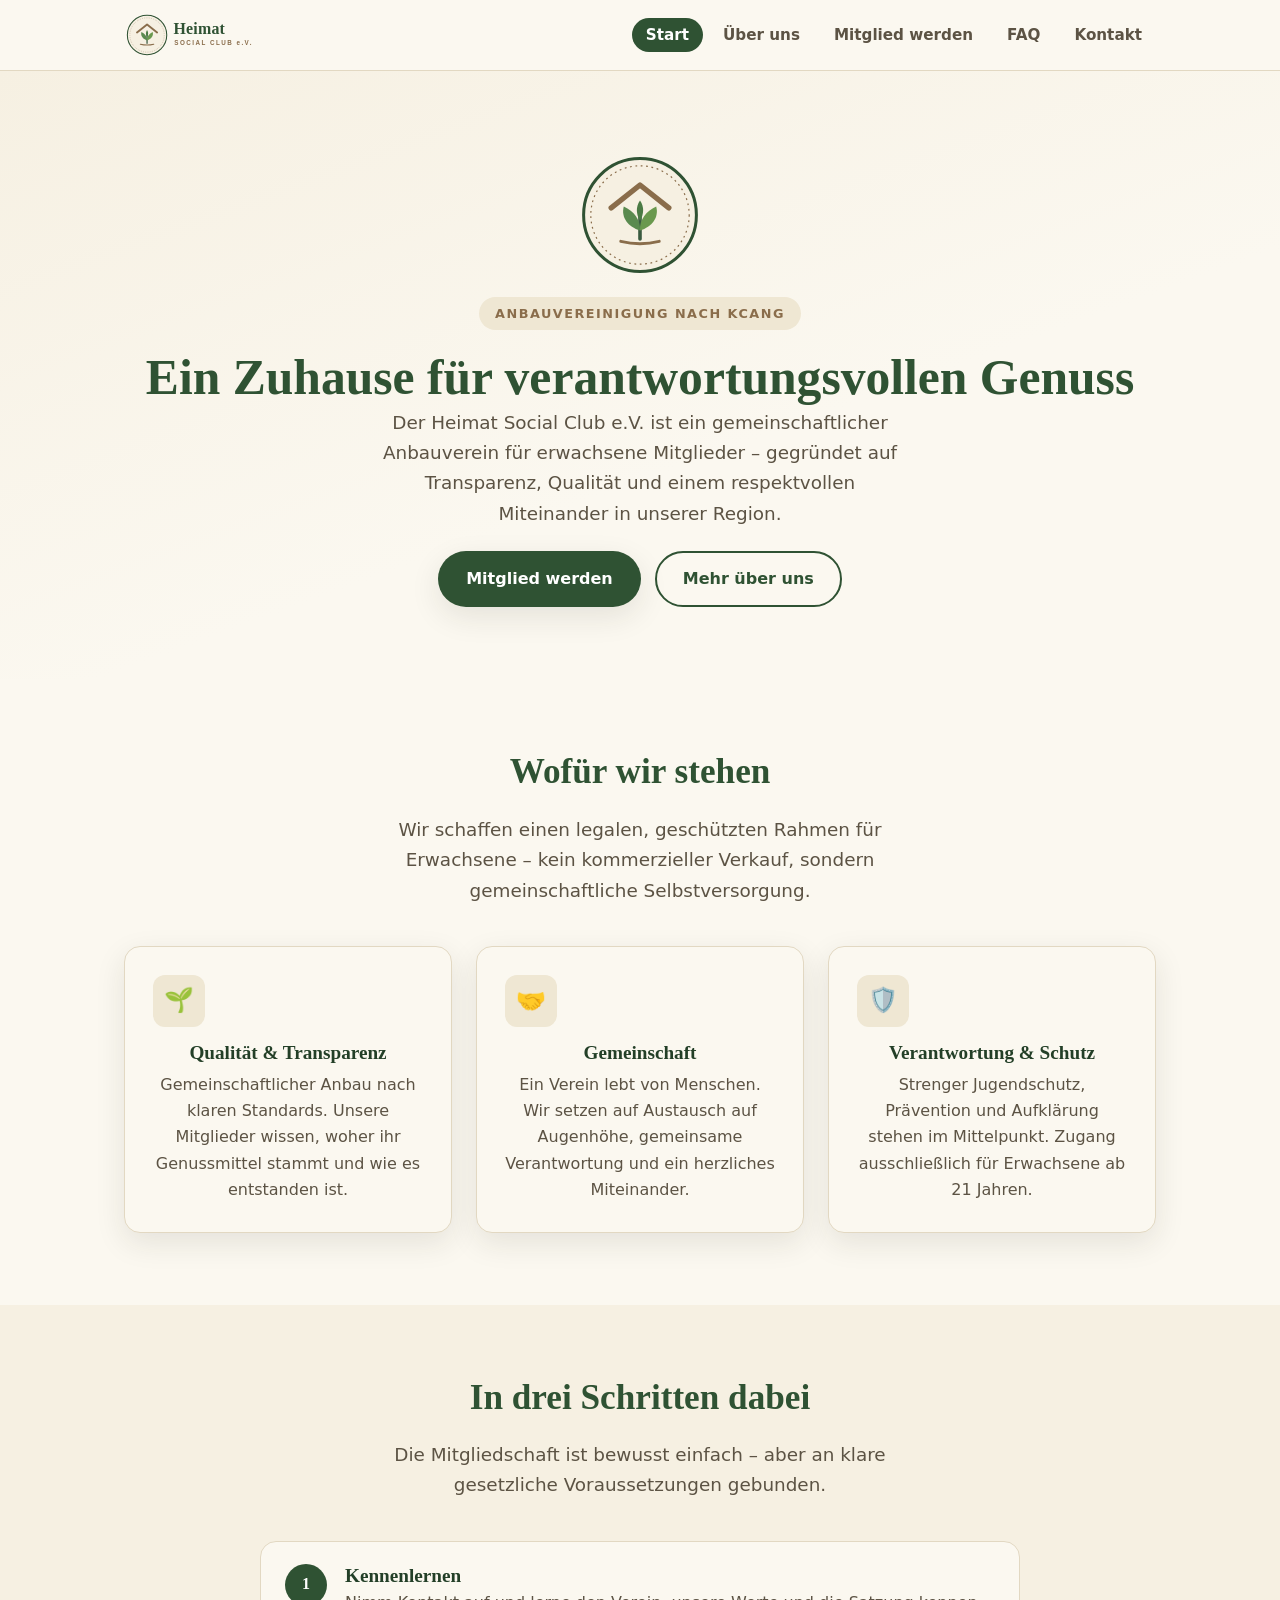
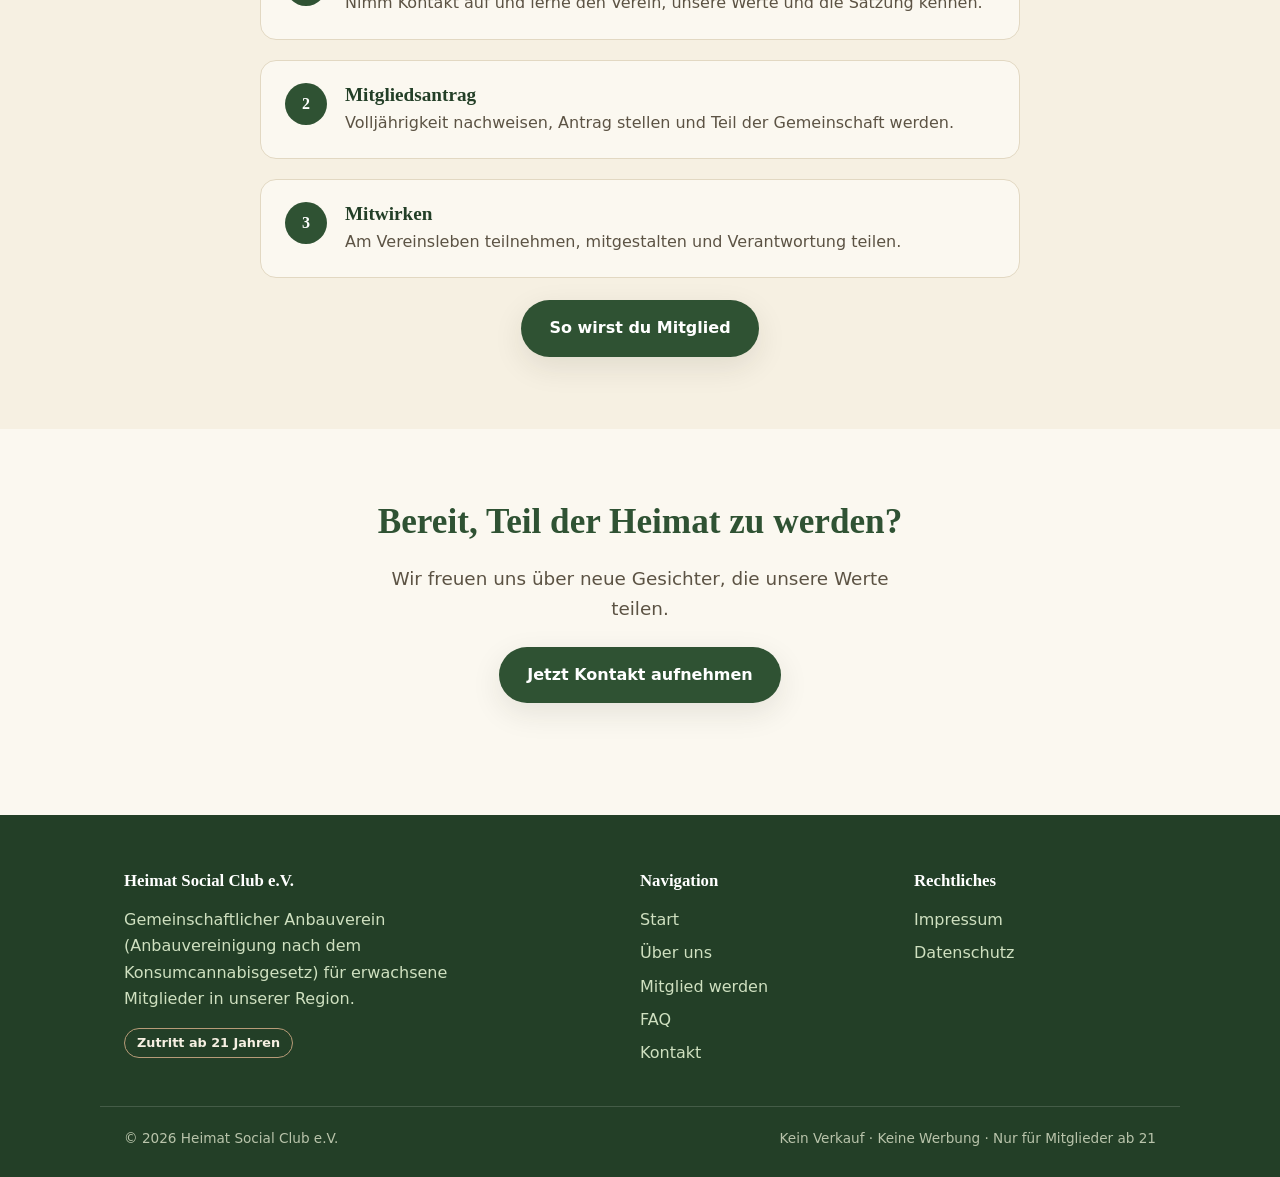
<file: index.html>
<!DOCTYPE html>
<html lang="de">
<head>
<meta charset="UTF-8">
<meta name="viewport" content="width=device-width, initial-scale=1.0">
<title>Heimat Social Club e.V. – Gemeinschaftlicher Anbauverein</title>
<meta name="description" content="Heimat Social Club e.V. – ein gemeinschaftlicher Cannabis Social Club (Anbauvereinigung nach KCanG) für erwachsene Mitglieder. Verantwortungsvoll, transparent, regional.">
<link rel="icon" href="assets/favicon.svg" type="image/svg+xml">
<link rel="stylesheet" href="styles.css">
</head>
<body>
<header class="site-header">
  <nav class="nav">
    <a class="nav__logo" href="index.html"><img src="assets/logo.svg" alt="Heimat Social Club e.V."></a>
    <button class="nav__toggle" aria-label="Menü" onclick="document.getElementById('nav').classList.toggle('open')">☰</button>
    <ul class="nav__links" id="nav">
      <li><a href="index.html" class="active">Start</a></li>
      <li><a href="ueber-uns.html">Über uns</a></li>
      <li><a href="mitglied-werden.html">Mitglied werden</a></li>
      <li><a href="faq.html">FAQ</a></li>
      <li><a href="kontakt.html">Kontakt</a></li>
    </ul>
  </nav>
</header>

<main>
  <section class="hero">
    <div class="wrap center">
      <img class="hero__mark" src="assets/logo-mark.svg" alt="">
      <span class="badge">Anbauvereinigung nach KCanG</span>
      <h1>Ein Zuhause für verantwortungsvollen Genuss</h1>
      <p class="lead">Der Heimat Social Club e.V. ist ein gemeinschaftlicher Anbauverein für erwachsene Mitglieder – gegründet auf Transparenz, Qualität und einem respektvollen Miteinander in unserer Region.</p>
      <div class="btn-row">
        <a class="btn btn--primary" href="mitglied-werden.html">Mitglied werden</a>
        <a class="btn btn--ghost" href="ueber-uns.html">Mehr über uns</a>
      </div>
    </div>
  </section>

  <section class="section">
    <div class="wrap center">
      <h2>Wofür wir stehen</h2>
      <p class="lead" style="margin:0 auto 40px">Wir schaffen einen legalen, geschützten Rahmen für Erwachsene – kein kommerzieller Verkauf, sondern gemeinschaftliche Selbstversorgung.</p>
      <div class="grid grid--3">
        <div class="card">
          <div class="card__icon">🌱</div>
          <h3>Qualität & Transparenz</h3>
          <p>Gemeinschaftlicher Anbau nach klaren Standards. Unsere Mitglieder wissen, woher ihr Genussmittel stammt und wie es entstanden ist.</p>
        </div>
        <div class="card">
          <div class="card__icon">🤝</div>
          <h3>Gemeinschaft</h3>
          <p>Ein Verein lebt von Menschen. Wir setzen auf Austausch auf Augenhöhe, gemeinsame Verantwortung und ein herzliches Miteinander.</p>
        </div>
        <div class="card">
          <div class="card__icon">🛡️</div>
          <h3>Verantwortung & Schutz</h3>
          <p>Strenger Jugendschutz, Prävention und Aufklärung stehen im Mittelpunkt. Zugang ausschließlich für Erwachsene ab 21 Jahren.</p>
        </div>
      </div>
    </div>
  </section>

  <section class="section section--tint">
    <div class="wrap">
      <div class="center">
        <h2>In drei Schritten dabei</h2>
        <p class="lead" style="margin:0 auto 40px">Die Mitgliedschaft ist bewusst einfach – aber an klare gesetzliche Voraussetzungen gebunden.</p>
      </div>
      <div class="steps">
        <div class="step"><div class="step__num"></div><div><h3>Kennenlernen</h3><p>Nimm Kontakt auf und lerne den Verein, unsere Werte und die Satzung kennen.</p></div></div>
        <div class="step"><div class="step__num"></div><div><h3>Mitgliedsantrag</h3><p>Volljährigkeit nachweisen, Antrag stellen und Teil der Gemeinschaft werden.</p></div></div>
        <div class="step"><div class="step__num"></div><div><h3>Mitwirken</h3><p>Am Vereinsleben teilnehmen, mitgestalten und Verantwortung teilen.</p></div></div>
      </div>
      <div class="center btn-row" style="justify-content:center">
        <a class="btn btn--primary" href="mitglied-werden.html">So wirst du Mitglied</a>
      </div>
    </div>
  </section>

  <section class="section">
    <div class="wrap center">
      <h2>Bereit, Teil der Heimat zu werden?</h2>
      <p class="lead" style="margin:0 auto 8px">Wir freuen uns über neue Gesichter, die unsere Werte teilen.</p>
      <div class="btn-row" style="justify-content:center">
        <a class="btn btn--primary" href="kontakt.html">Jetzt Kontakt aufnehmen</a>
      </div>
    </div>
  </section>
</main>

<footer class="site-footer">
  <div class="wrap footer-grid">
    <div>
      <h4>Heimat Social Club e.V.</h4>
      <p style="color:#cfe0c0;max-width:34ch">Gemeinschaftlicher Anbauverein (Anbauvereinigung nach dem Konsumcannabisgesetz) für erwachsene Mitglieder in unserer Region.</p>
      <span class="age-pill">Zutritt ab 21 Jahren</span>
    </div>
    <div>
      <h4>Navigation</h4>
      <ul>
        <li><a href="index.html">Start</a></li>
        <li><a href="ueber-uns.html">Über uns</a></li>
        <li><a href="mitglied-werden.html">Mitglied werden</a></li>
        <li><a href="faq.html">FAQ</a></li>
        <li><a href="kontakt.html">Kontakt</a></li>
      </ul>
    </div>
    <div>
      <h4>Rechtliches</h4>
      <ul>
        <li><a href="impressum.html">Impressum</a></li>
        <li><a href="datenschutz.html">Datenschutz</a></li>
      </ul>
    </div>
  </div>
  <div class="wrap footer-bottom">
    <span>© 2026 Heimat Social Club e.V.</span>
    <span>Kein Verkauf · Keine Werbung · Nur für Mitglieder ab 21</span>
  </div>
</footer>
</body>
</html>
</file>
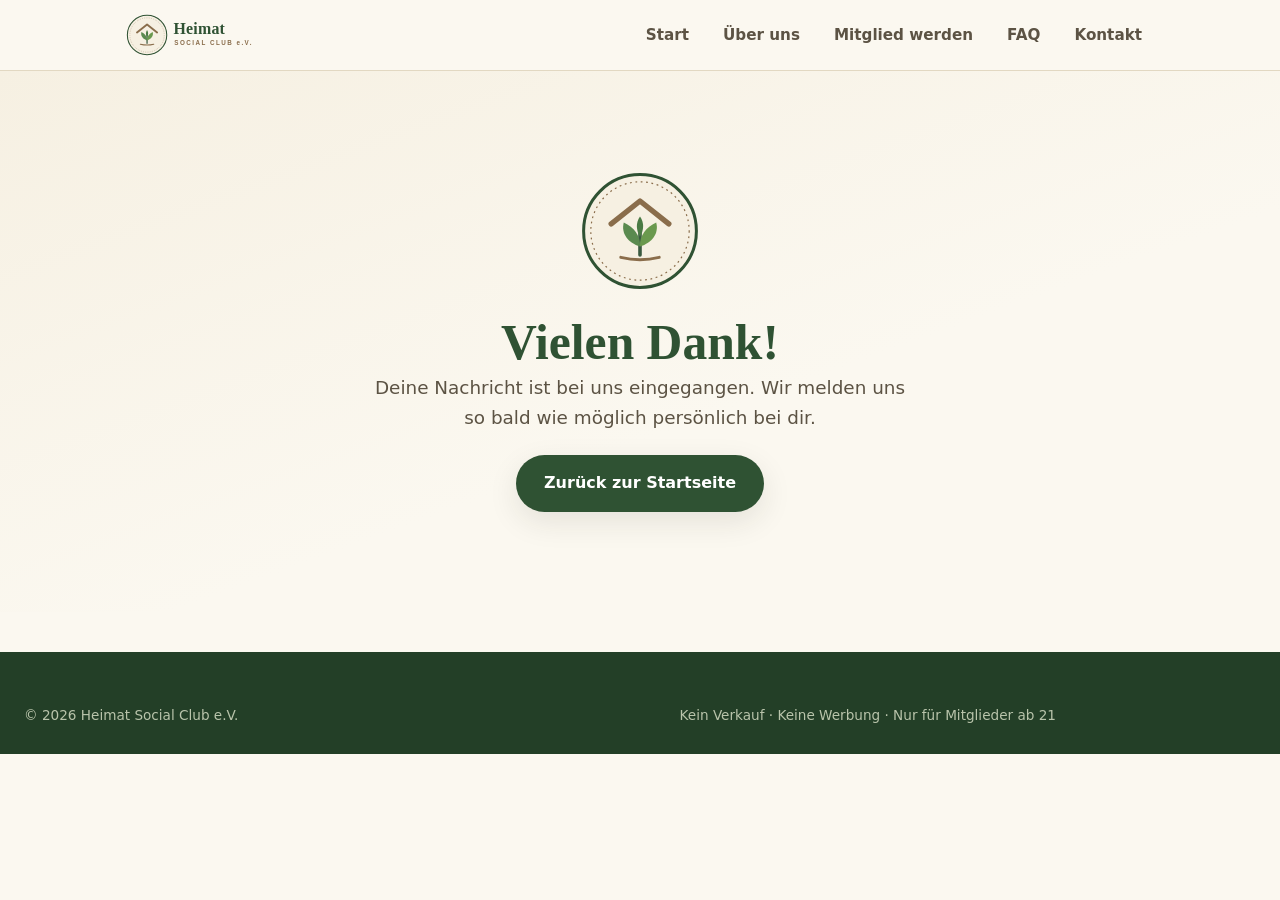
<file: danke.html>
<!DOCTYPE html>
<html lang="de">
<head>
<meta charset="UTF-8">
<meta name="viewport" content="width=device-width, initial-scale=1.0">
<title>Danke – Heimat Social Club e.V.</title>
<link rel="icon" href="assets/favicon.svg" type="image/svg+xml">
<link rel="stylesheet" href="styles.css">
</head>
<body>
<header class="site-header">
  <nav class="nav">
    <a class="nav__logo" href="index.html"><img src="assets/logo.svg" alt="Heimat Social Club e.V."></a>
    <ul class="nav__links" id="nav">
      <li><a href="index.html">Start</a></li>
      <li><a href="ueber-uns.html">Über uns</a></li>
      <li><a href="mitglied-werden.html">Mitglied werden</a></li>
      <li><a href="faq.html">FAQ</a></li>
      <li><a href="kontakt.html">Kontakt</a></li>
    </ul>
  </nav>
</header>
<main>
  <section class="hero" style="padding:100px 0">
    <div class="wrap center">
      <img class="hero__mark" src="assets/logo-mark.svg" alt="">
      <h1>Vielen Dank!</h1>
      <p class="lead" style="margin:0 auto 8px">Deine Nachricht ist bei uns eingegangen. Wir melden uns so bald wie möglich persönlich bei dir.</p>
      <div class="btn-row" style="justify-content:center">
        <a class="btn btn--primary" href="index.html">Zurück zur Startseite</a>
      </div>
    </div>
  </section>
</main>
<footer class="site-footer">
  <div class="wrap footer-bottom" style="border:0;margin:0;padding-top:0">
    <span>© 2026 Heimat Social Club e.V.</span>
    <span>Kein Verkauf · Keine Werbung · Nur für Mitglieder ab 21</span>
  </div>
</footer>
</body>
</html>
</file>
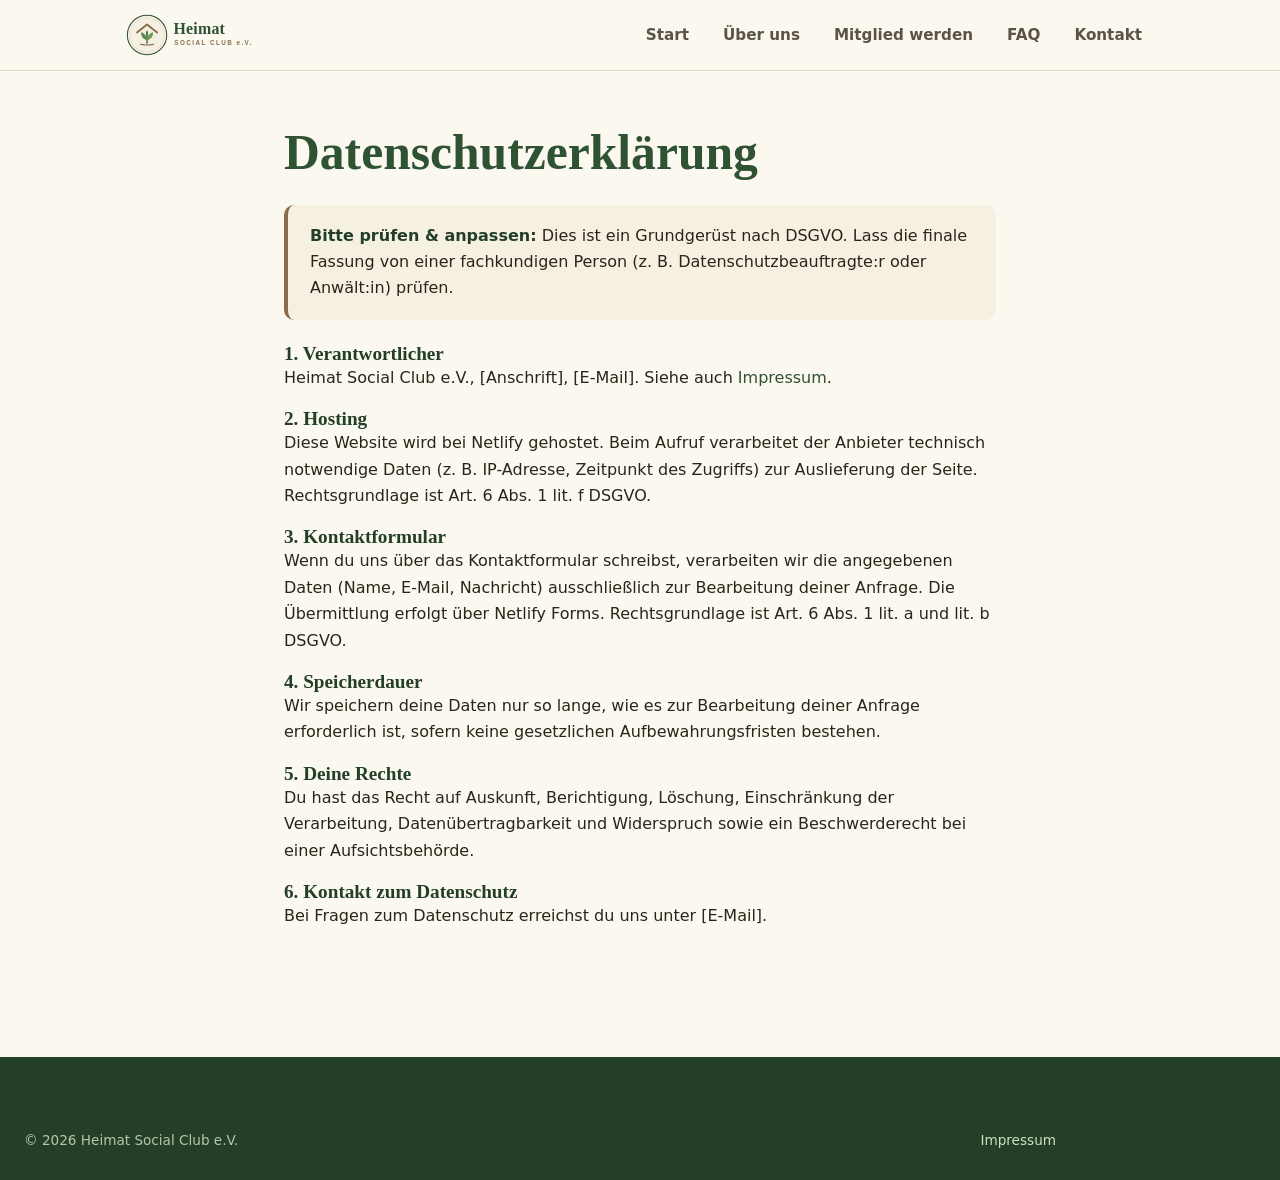
<file: datenschutz.html>
<!DOCTYPE html>
<html lang="de">
<head>
<meta charset="UTF-8">
<meta name="viewport" content="width=device-width, initial-scale=1.0">
<title>Datenschutz – Heimat Social Club e.V.</title>
<link rel="icon" href="assets/favicon.svg" type="image/svg+xml">
<link rel="stylesheet" href="styles.css">
</head>
<body>
<header class="site-header">
  <nav class="nav">
    <a class="nav__logo" href="index.html"><img src="assets/logo.svg" alt="Heimat Social Club e.V."></a>
    <button class="nav__toggle" aria-label="Menü" onclick="document.getElementById('nav').classList.toggle('open')">☰</button>
    <ul class="nav__links" id="nav">
      <li><a href="index.html">Start</a></li>
      <li><a href="ueber-uns.html">Über uns</a></li>
      <li><a href="mitglied-werden.html">Mitglied werden</a></li>
      <li><a href="faq.html">FAQ</a></li>
      <li><a href="kontakt.html">Kontakt</a></li>
    </ul>
  </nav>
</header>
<main>
  <section class="section" style="padding-top:52px">
    <div class="wrap" style="max-width:760px">
      <h1>Datenschutzerklärung</h1>
      <div class="notice"><strong>Bitte prüfen &amp; anpassen:</strong> Dies ist ein Grundgerüst nach DSGVO. Lass die finale Fassung von einer fachkundigen Person (z. B. Datenschutzbeauftragte:r oder Anwält:in) prüfen.</div>
      <h3>1. Verantwortlicher</h3>
      <p>Heimat Social Club e.V., [Anschrift], [E-Mail]. Siehe auch <a href="impressum.html">Impressum</a>.</p>
      <h3>2. Hosting</h3>
      <p>Diese Website wird bei Netlify gehostet. Beim Aufruf verarbeitet der Anbieter technisch notwendige Daten (z. B. IP-Adresse, Zeitpunkt des Zugriffs) zur Auslieferung der Seite. Rechtsgrundlage ist Art. 6 Abs. 1 lit. f DSGVO.</p>
      <h3>3. Kontaktformular</h3>
      <p>Wenn du uns über das Kontaktformular schreibst, verarbeiten wir die angegebenen Daten (Name, E-Mail, Nachricht) ausschließlich zur Bearbeitung deiner Anfrage. Die Übermittlung erfolgt über Netlify Forms. Rechtsgrundlage ist Art. 6 Abs. 1 lit. a und lit. b DSGVO.</p>
      <h3>4. Speicherdauer</h3>
      <p>Wir speichern deine Daten nur so lange, wie es zur Bearbeitung deiner Anfrage erforderlich ist, sofern keine gesetzlichen Aufbewahrungsfristen bestehen.</p>
      <h3>5. Deine Rechte</h3>
      <p>Du hast das Recht auf Auskunft, Berichtigung, Löschung, Einschränkung der Verarbeitung, Datenübertragbarkeit und Widerspruch sowie ein Beschwerderecht bei einer Aufsichtsbehörde.</p>
      <h3>6. Kontakt zum Datenschutz</h3>
      <p>Bei Fragen zum Datenschutz erreichst du uns unter [E-Mail].</p>
    </div>
  </section>
</main>
<footer class="site-footer">
  <div class="wrap footer-bottom" style="border:0;margin:0">
    <span>© 2026 Heimat Social Club e.V.</span>
    <span><a href="impressum.html">Impressum</a></span>
  </div>
</footer>
</body>
</html>
</file>
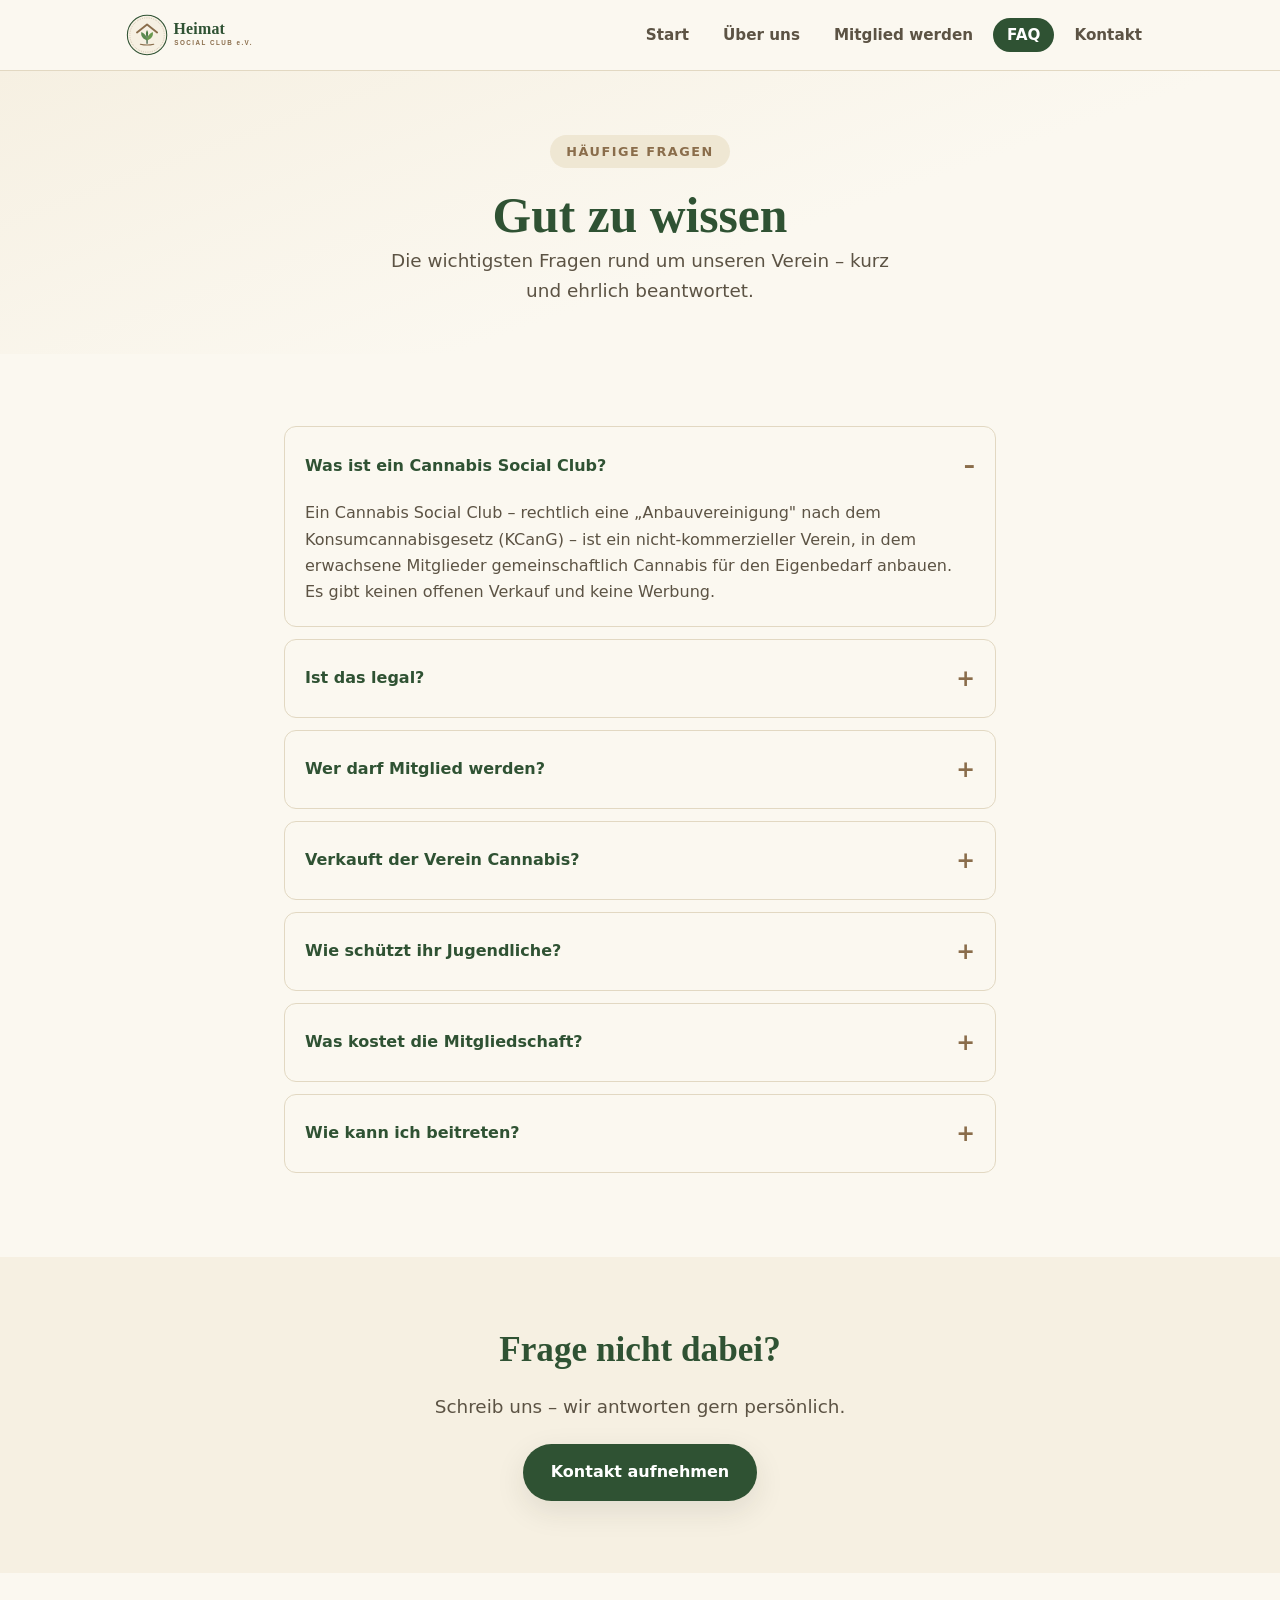
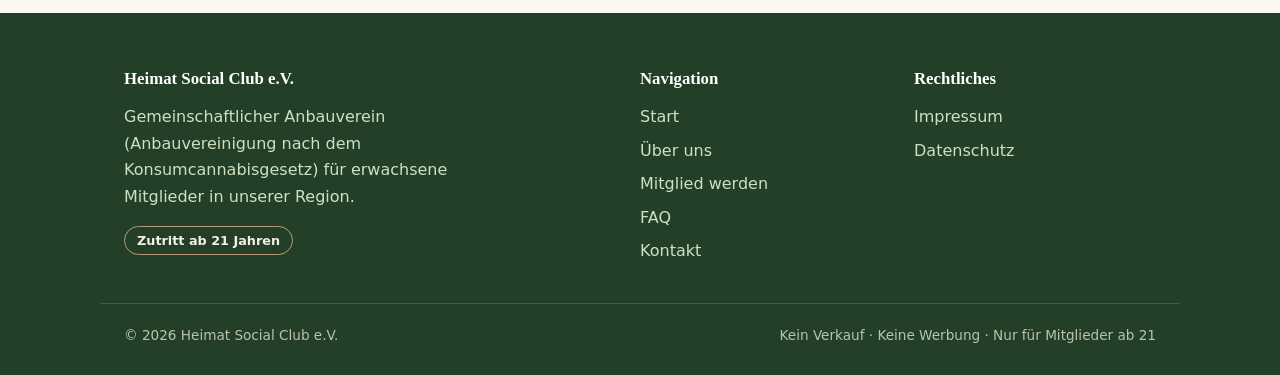
<file: faq.html>
<!DOCTYPE html>
<html lang="de">
<head>
<meta charset="UTF-8">
<meta name="viewport" content="width=device-width, initial-scale=1.0">
<title>FAQ – Heimat Social Club e.V.</title>
<meta name="description" content="Häufige Fragen zum Heimat Social Club e.V. – Anbauverein, Mitgliedschaft, Recht und Jugendschutz.">
<link rel="icon" href="assets/favicon.svg" type="image/svg+xml">
<link rel="stylesheet" href="styles.css">
</head>
<body>
<header class="site-header">
  <nav class="nav">
    <a class="nav__logo" href="index.html"><img src="assets/logo.svg" alt="Heimat Social Club e.V."></a>
    <button class="nav__toggle" aria-label="Menü" onclick="document.getElementById('nav').classList.toggle('open')">☰</button>
    <ul class="nav__links" id="nav">
      <li><a href="index.html">Start</a></li>
      <li><a href="ueber-uns.html">Über uns</a></li>
      <li><a href="mitglied-werden.html">Mitglied werden</a></li>
      <li><a href="faq.html" class="active">FAQ</a></li>
      <li><a href="kontakt.html">Kontakt</a></li>
    </ul>
  </nav>
</header>

<main>
  <section class="hero" style="padding:64px 0 48px">
    <div class="wrap center">
      <span class="badge">Häufige Fragen</span>
      <h1>Gut zu wissen</h1>
      <p class="lead" style="margin:0 auto">Die wichtigsten Fragen rund um unseren Verein – kurz und ehrlich beantwortet.</p>
    </div>
  </section>

  <section class="section">
    <div class="wrap faq" style="max-width:760px">
      <details open>
        <summary>Was ist ein Cannabis Social Club?</summary>
        <p>Ein Cannabis Social Club – rechtlich eine „Anbauvereinigung" nach dem Konsumcannabisgesetz (KCanG) – ist ein nicht-kommerzieller Verein, in dem erwachsene Mitglieder gemeinschaftlich Cannabis für den Eigenbedarf anbauen. Es gibt keinen offenen Verkauf und keine Werbung.</p>
      </details>
      <details>
        <summary>Ist das legal?</summary>
        <p>Ja. Seit Inkrafttreten des KCanG im Jahr 2024 ist der gemeinschaftliche Eigenanbau in eingetragenen Anbauvereinigungen unter strengen Auflagen erlaubt. Wir halten uns konsequent an diese gesetzlichen Vorgaben.</p>
      </details>
      <details>
        <summary>Wer darf Mitglied werden?</summary>
        <p>Jede volljährige Person (ab 21 Jahren) mit Wohnsitz oder gewöhnlichem Aufenthalt in Deutschland. Man darf gleichzeitig nur Mitglied in einer einzigen Anbauvereinigung sein.</p>
      </details>
      <details>
        <summary>Verkauft der Verein Cannabis?</summary>
        <p>Nein. Ein Verkauf ist gesetzlich ausgeschlossen. Weitergegeben wird ausschließlich an Mitglieder im Rahmen der gesetzlich erlaubten Mengen zum Eigenbedarf – gegen einen Kostenbeitrag, ohne Gewinnabsicht.</p>
      </details>
      <details>
        <summary>Wie schützt ihr Jugendliche?</summary>
        <p>Jugendschutz hat für uns oberste Priorität. Der Zugang ist strikt auf Erwachsene beschränkt, das Alter wird geprüft, und wir setzen auf Prävention und Aufklärung. Werbung oder ein Auftreten, das Minderjährige ansprechen könnte, lehnen wir ab.</p>
      </details>
      <details>
        <summary>Was kostet die Mitgliedschaft?</summary>
        <p>Als gemeinnütziger Verein decken wir mit den Beiträgen nur unsere Kosten. Die genaue Beitragsstruktur wird in der Satzung bzw. Mitgliederversammlung festgelegt und im persönlichen Gespräch mitgeteilt.</p>
      </details>
      <details>
        <summary>Wie kann ich beitreten?</summary>
        <p>Am einfachsten über unser <a href="kontakt.html">Kontaktformular</a>. Wir melden uns mit allen Informationen, der Satzung und den nächsten Schritten. Den Ablauf findest du auf der Seite <a href="mitglied-werden.html">Mitglied werden</a>.</p>
      </details>
    </div>
  </section>

  <section class="section section--tint">
    <div class="wrap center">
      <h2>Frage nicht dabei?</h2>
      <p class="lead" style="margin:0 auto 8px">Schreib uns – wir antworten gern persönlich.</p>
      <div class="btn-row" style="justify-content:center">
        <a class="btn btn--primary" href="kontakt.html">Kontakt aufnehmen</a>
      </div>
    </div>
  </section>
</main>

<footer class="site-footer">
  <div class="wrap footer-grid">
    <div>
      <h4>Heimat Social Club e.V.</h4>
      <p style="color:#cfe0c0;max-width:34ch">Gemeinschaftlicher Anbauverein (Anbauvereinigung nach dem Konsumcannabisgesetz) für erwachsene Mitglieder in unserer Region.</p>
      <span class="age-pill">Zutritt ab 21 Jahren</span>
    </div>
    <div><h4>Navigation</h4><ul>
      <li><a href="index.html">Start</a></li>
      <li><a href="ueber-uns.html">Über uns</a></li>
      <li><a href="mitglied-werden.html">Mitglied werden</a></li>
      <li><a href="faq.html">FAQ</a></li>
      <li><a href="kontakt.html">Kontakt</a></li>
    </ul></div>
    <div><h4>Rechtliches</h4><ul>
      <li><a href="impressum.html">Impressum</a></li>
      <li><a href="datenschutz.html">Datenschutz</a></li>
    </ul></div>
  </div>
  <div class="wrap footer-bottom">
    <span>© 2026 Heimat Social Club e.V.</span>
    <span>Kein Verkauf · Keine Werbung · Nur für Mitglieder ab 21</span>
  </div>
</footer>
</body>
</html>
</file>
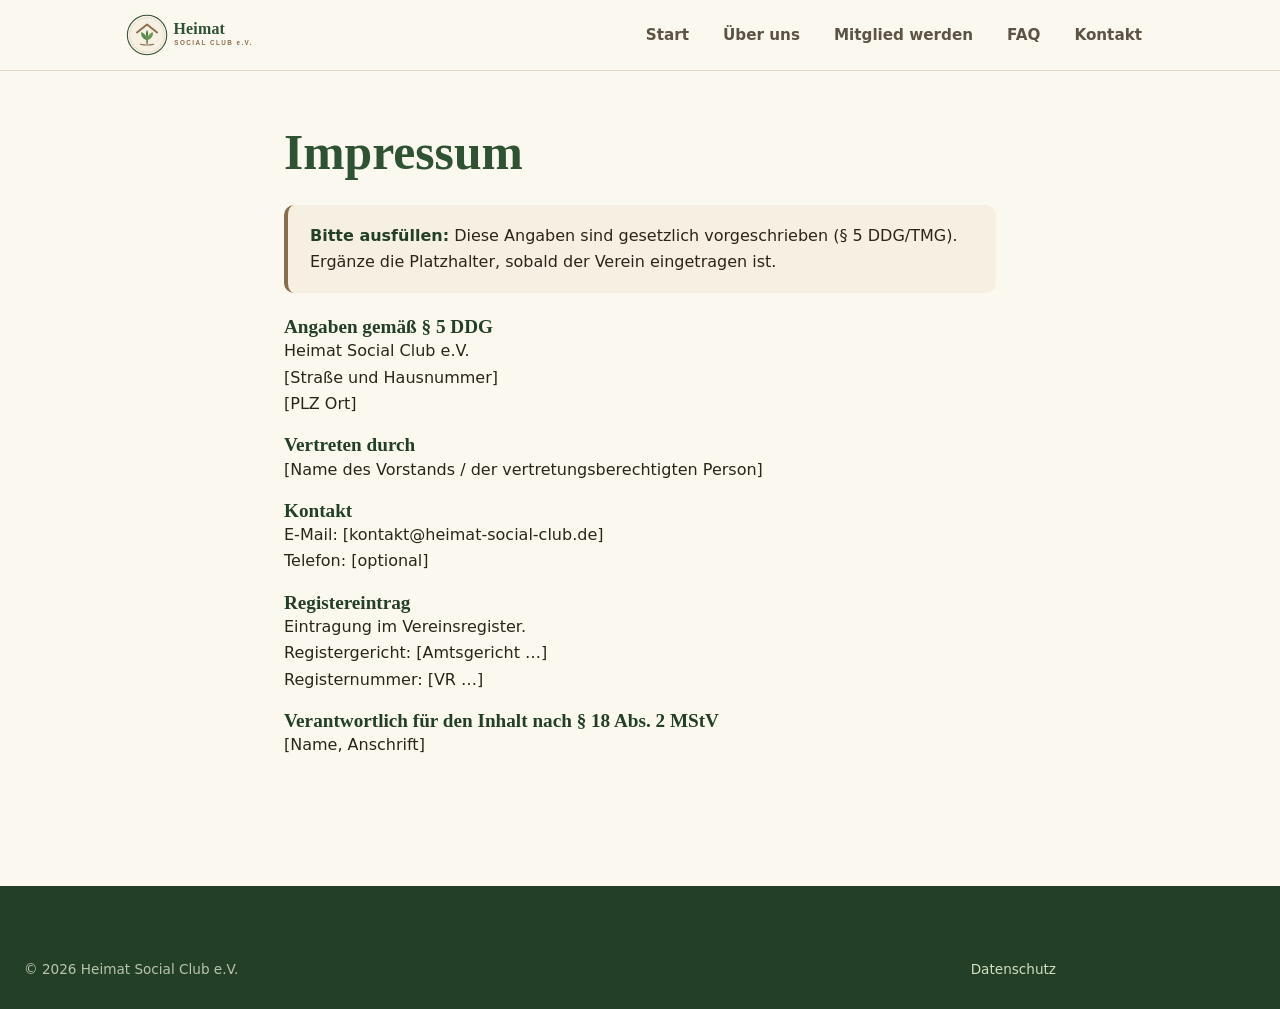
<file: impressum.html>
<!DOCTYPE html>
<html lang="de">
<head>
<meta charset="UTF-8">
<meta name="viewport" content="width=device-width, initial-scale=1.0">
<title>Impressum – Heimat Social Club e.V.</title>
<link rel="icon" href="assets/favicon.svg" type="image/svg+xml">
<link rel="stylesheet" href="styles.css">
</head>
<body>
<header class="site-header">
  <nav class="nav">
    <a class="nav__logo" href="index.html"><img src="assets/logo.svg" alt="Heimat Social Club e.V."></a>
    <button class="nav__toggle" aria-label="Menü" onclick="document.getElementById('nav').classList.toggle('open')">☰</button>
    <ul class="nav__links" id="nav">
      <li><a href="index.html">Start</a></li>
      <li><a href="ueber-uns.html">Über uns</a></li>
      <li><a href="mitglied-werden.html">Mitglied werden</a></li>
      <li><a href="faq.html">FAQ</a></li>
      <li><a href="kontakt.html">Kontakt</a></li>
    </ul>
  </nav>
</header>
<main>
  <section class="section" style="padding-top:52px">
    <div class="wrap" style="max-width:760px">
      <h1>Impressum</h1>
      <div class="notice"><strong>Bitte ausfüllen:</strong> Diese Angaben sind gesetzlich vorgeschrieben (§ 5 DDG/TMG). Ergänze die Platzhalter, sobald der Verein eingetragen ist.</div>
      <h3>Angaben gemäß § 5 DDG</h3>
      <p>Heimat Social Club e.V.<br>
      [Straße und Hausnummer]<br>
      [PLZ Ort]</p>
      <h3>Vertreten durch</h3>
      <p>[Name des Vorstands / der vertretungsberechtigten Person]</p>
      <h3>Kontakt</h3>
      <p>E-Mail: [kontakt@heimat-social-club.de]<br>
      Telefon: [optional]</p>
      <h3>Registereintrag</h3>
      <p>Eintragung im Vereinsregister.<br>
      Registergericht: [Amtsgericht …]<br>
      Registernummer: [VR …]</p>
      <h3>Verantwortlich für den Inhalt nach § 18 Abs. 2 MStV</h3>
      <p>[Name, Anschrift]</p>
    </div>
  </section>
</main>
<footer class="site-footer">
  <div class="wrap footer-bottom" style="border:0;margin:0">
    <span>© 2026 Heimat Social Club e.V.</span>
    <span><a href="datenschutz.html">Datenschutz</a></span>
  </div>
</footer>
</body>
</html>
</file>
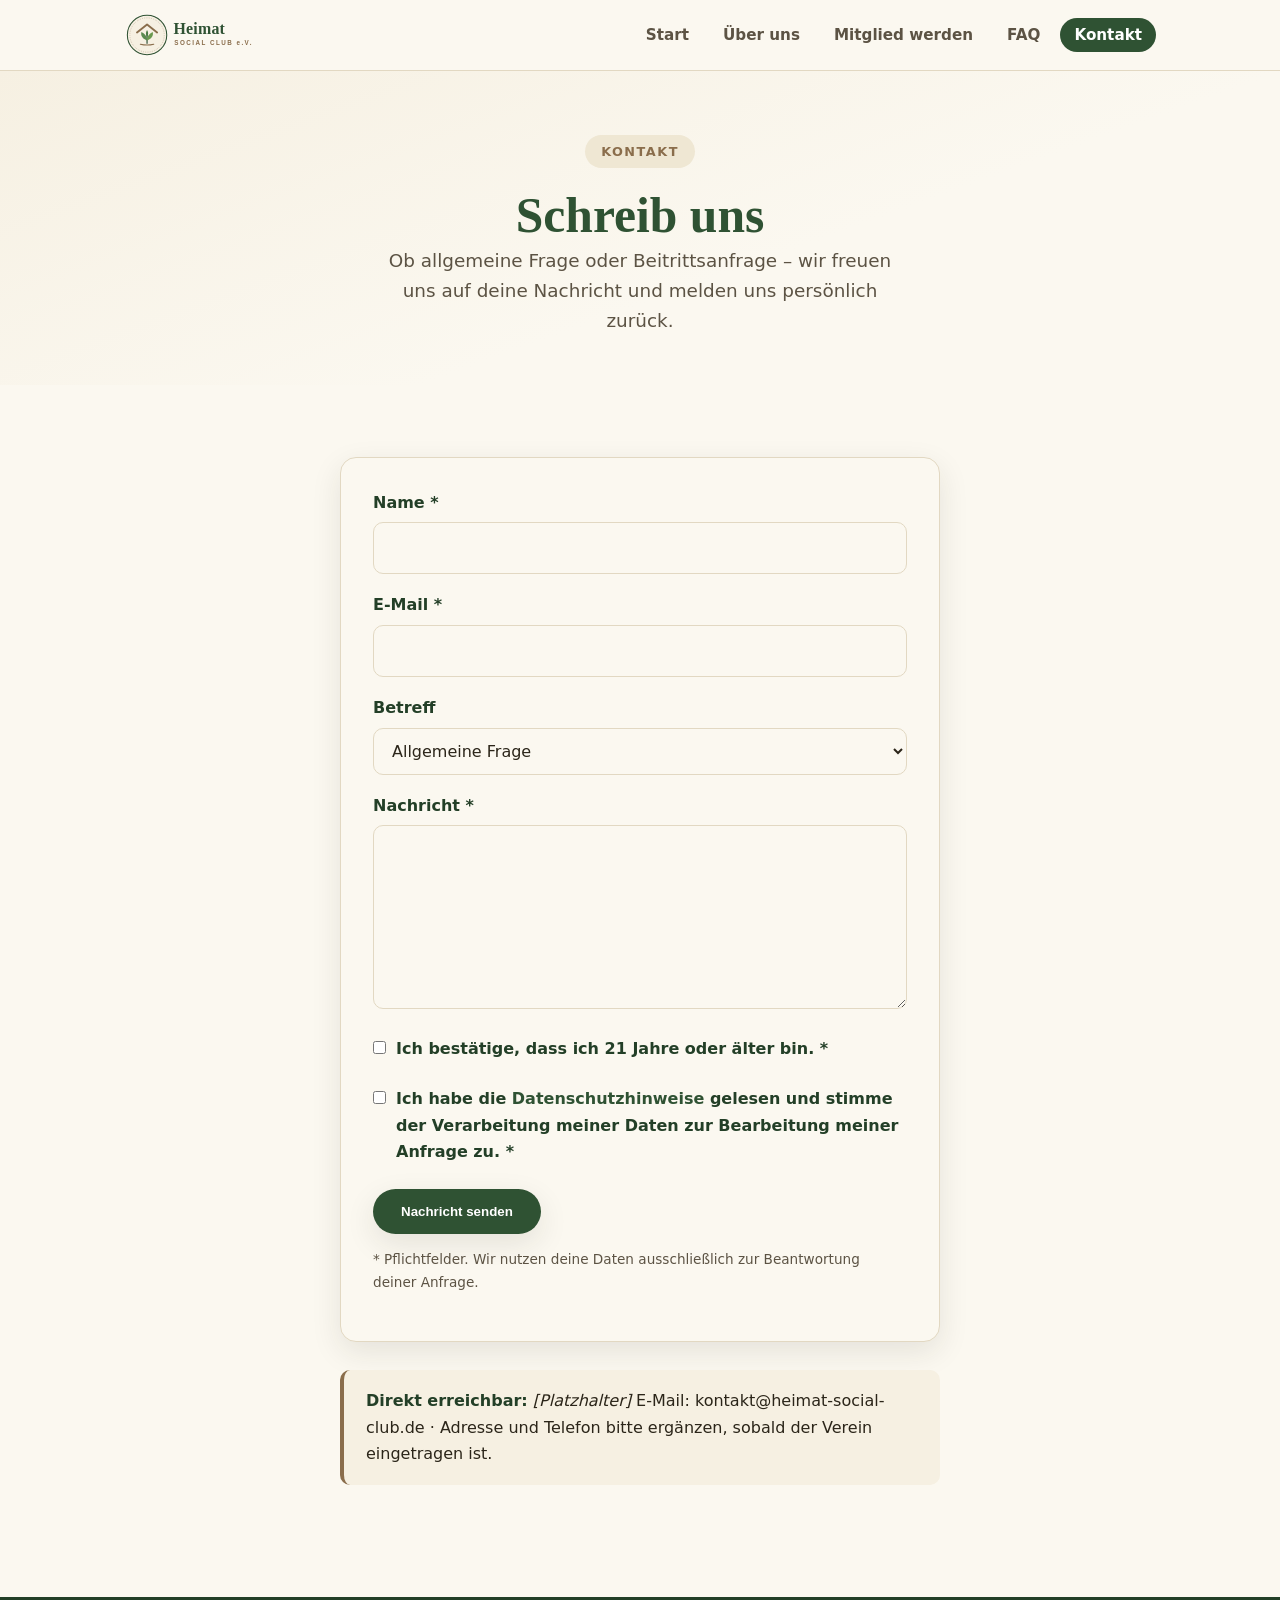
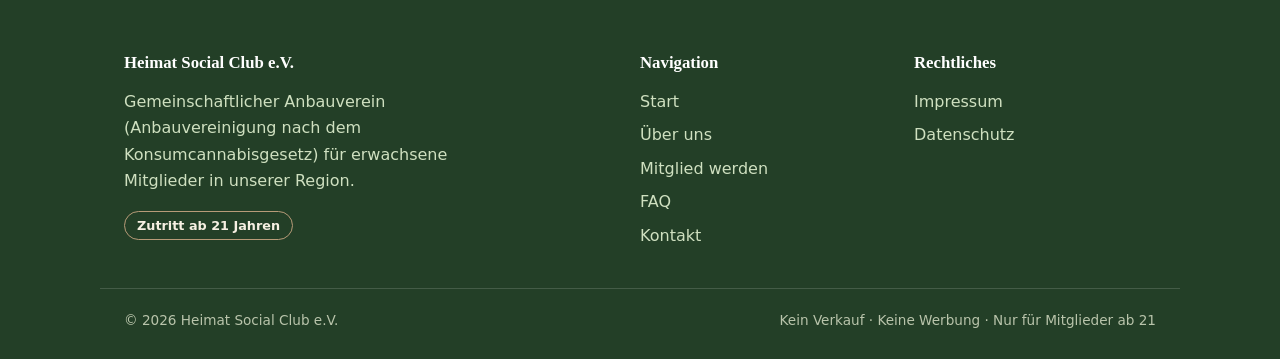
<file: kontakt.html>
<!DOCTYPE html>
<html lang="de">
<head>
<meta charset="UTF-8">
<meta name="viewport" content="width=device-width, initial-scale=1.0">
<title>Kontakt – Heimat Social Club e.V.</title>
<meta name="description" content="Kontaktiere den Heimat Social Club e.V. – für Fragen, Beitrittsanfragen und den persönlichen Austausch.">
<link rel="icon" href="assets/favicon.svg" type="image/svg+xml">
<link rel="stylesheet" href="styles.css">
</head>
<body>
<header class="site-header">
  <nav class="nav">
    <a class="nav__logo" href="index.html"><img src="assets/logo.svg" alt="Heimat Social Club e.V."></a>
    <button class="nav__toggle" aria-label="Menü" onclick="document.getElementById('nav').classList.toggle('open')">☰</button>
    <ul class="nav__links" id="nav">
      <li><a href="index.html">Start</a></li>
      <li><a href="ueber-uns.html">Über uns</a></li>
      <li><a href="mitglied-werden.html">Mitglied werden</a></li>
      <li><a href="faq.html">FAQ</a></li>
      <li><a href="kontakt.html" class="active">Kontakt</a></li>
    </ul>
  </nav>
</header>

<main>
  <section class="hero" style="padding:64px 0 48px">
    <div class="wrap center">
      <span class="badge">Kontakt</span>
      <h1>Schreib uns</h1>
      <p class="lead" style="margin:0 auto">Ob allgemeine Frage oder Beitrittsanfrage – wir freuen uns auf deine Nachricht und melden uns persönlich zurück.</p>
    </div>
  </section>

  <section class="section">
    <div class="wrap">
      <form class="form" name="kontakt" method="POST" data-netlify="true" netlify-honeypot="bot-field" action="/danke.html">
        <input type="hidden" name="form-name" value="kontakt">
        <p style="display:none"><label>Bitte leer lassen: <input name="bot-field"></label></p>

        <div class="field">
          <label for="name">Name *</label>
          <input id="name" name="name" type="text" required>
        </div>
        <div class="field">
          <label for="email">E-Mail *</label>
          <input id="email" name="email" type="email" required>
        </div>
        <div class="field">
          <label for="betreff">Betreff</label>
          <select id="betreff" name="betreff">
            <option>Allgemeine Frage</option>
            <option>Beitrittsanfrage</option>
            <option>Presse / Behörde</option>
            <option>Sonstiges</option>
          </select>
        </div>
        <div class="field">
          <label for="nachricht">Nachricht *</label>
          <textarea id="nachricht" name="nachricht" rows="6" required></textarea>
        </div>
        <div class="field field--check">
          <input id="alter" name="volljaehrig" type="checkbox" required value="ja">
          <label for="alter">Ich bestätige, dass ich 21 Jahre oder älter bin. *</label>
        </div>
        <div class="field field--check">
          <input id="datenschutz" name="datenschutz" type="checkbox" required value="ja">
          <label for="datenschutz">Ich habe die <a href="datenschutz.html">Datenschutzhinweise</a> gelesen und stimme der Verarbeitung meiner Daten zur Bearbeitung meiner Anfrage zu. *</label>
        </div>
        <button class="btn btn--primary" type="submit">Nachricht senden</button>
        <p class="hint" style="margin-top:14px">* Pflichtfelder. Wir nutzen deine Daten ausschließlich zur Beantwortung deiner Anfrage.</p>
      </form>

      <div class="notice" style="max-width:600px;margin:28px auto 0">
        <strong>Direkt erreichbar:</strong> <em>[Platzhalter]</em> E-Mail: kontakt@heimat-social-club.de · Adresse und Telefon bitte ergänzen, sobald der Verein eingetragen ist.
      </div>
    </div>
  </section>
</main>

<footer class="site-footer">
  <div class="wrap footer-grid">
    <div>
      <h4>Heimat Social Club e.V.</h4>
      <p style="color:#cfe0c0;max-width:34ch">Gemeinschaftlicher Anbauverein (Anbauvereinigung nach dem Konsumcannabisgesetz) für erwachsene Mitglieder in unserer Region.</p>
      <span class="age-pill">Zutritt ab 21 Jahren</span>
    </div>
    <div><h4>Navigation</h4><ul>
      <li><a href="index.html">Start</a></li>
      <li><a href="ueber-uns.html">Über uns</a></li>
      <li><a href="mitglied-werden.html">Mitglied werden</a></li>
      <li><a href="faq.html">FAQ</a></li>
      <li><a href="kontakt.html">Kontakt</a></li>
    </ul></div>
    <div><h4>Rechtliches</h4><ul>
      <li><a href="impressum.html">Impressum</a></li>
      <li><a href="datenschutz.html">Datenschutz</a></li>
    </ul></div>
  </div>
  <div class="wrap footer-bottom">
    <span>© 2026 Heimat Social Club e.V.</span>
    <span>Kein Verkauf · Keine Werbung · Nur für Mitglieder ab 21</span>
  </div>
</footer>
</body>
</html>
</file>
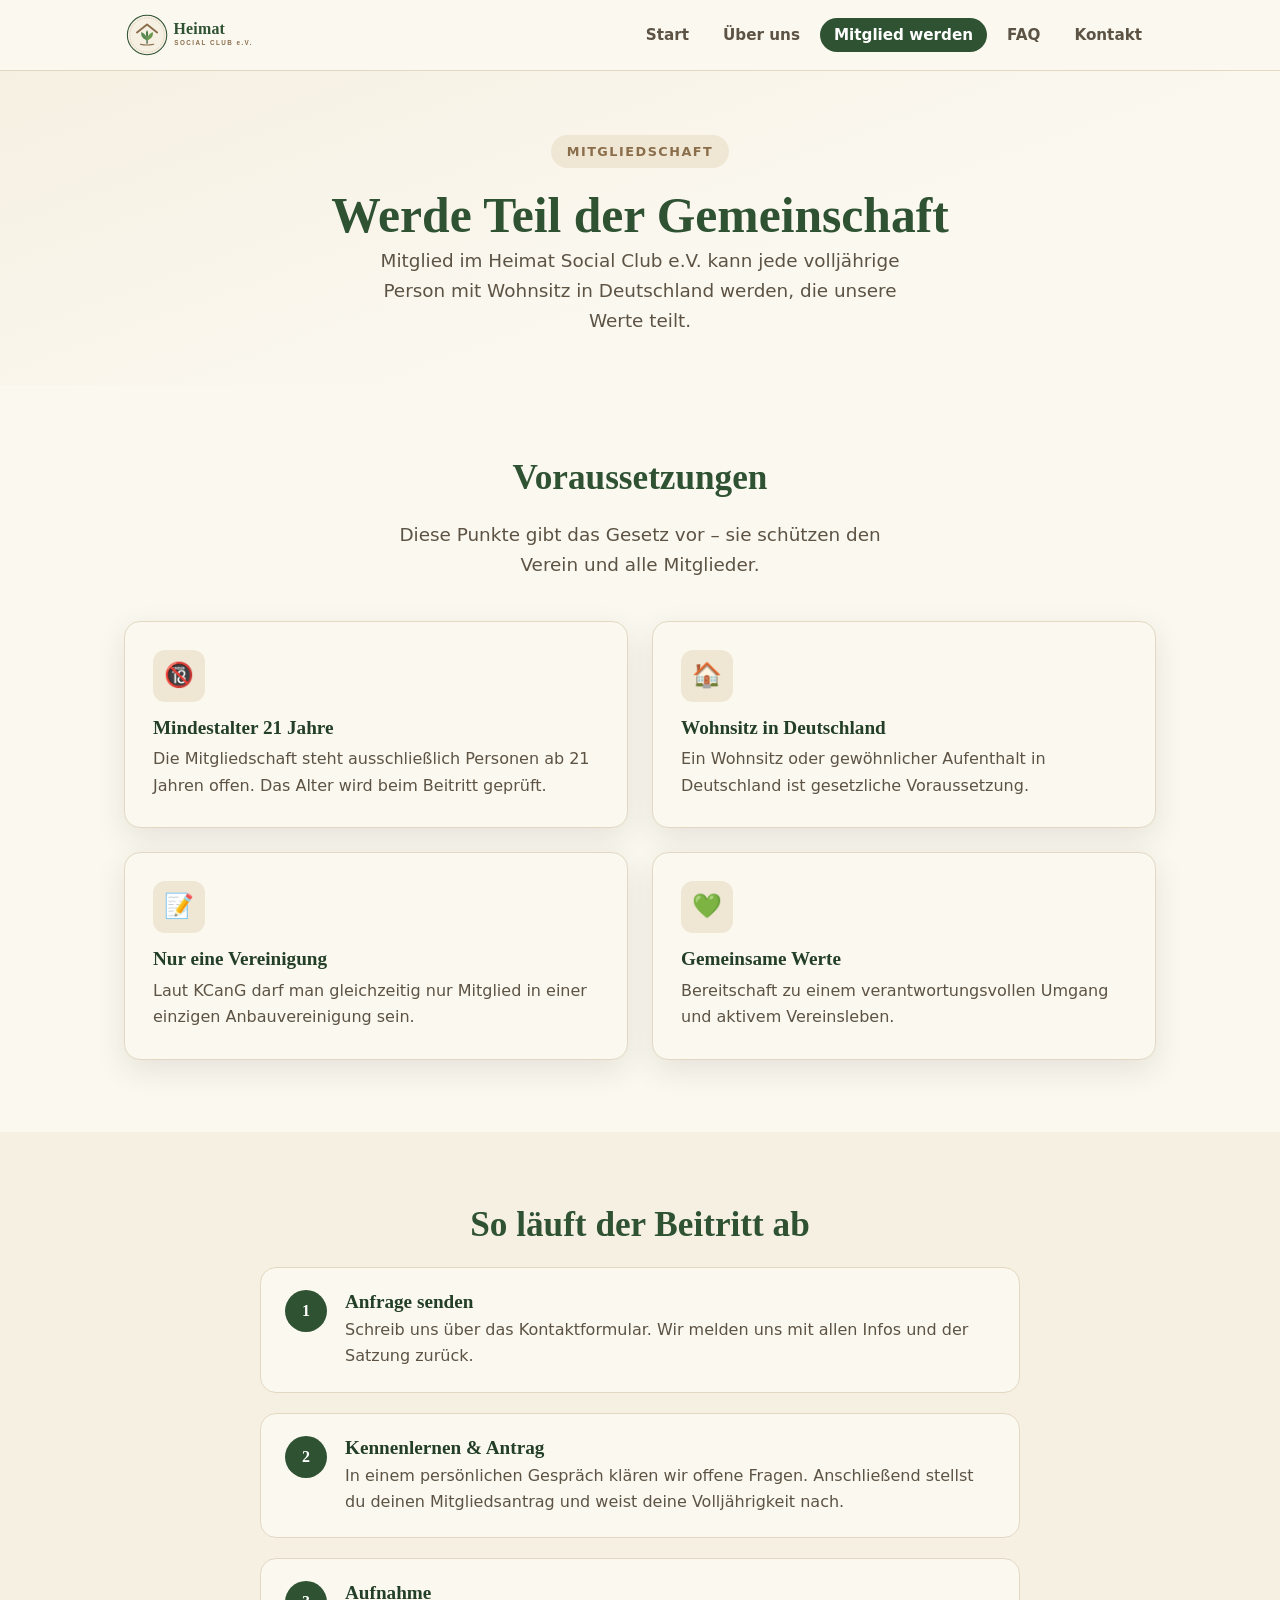
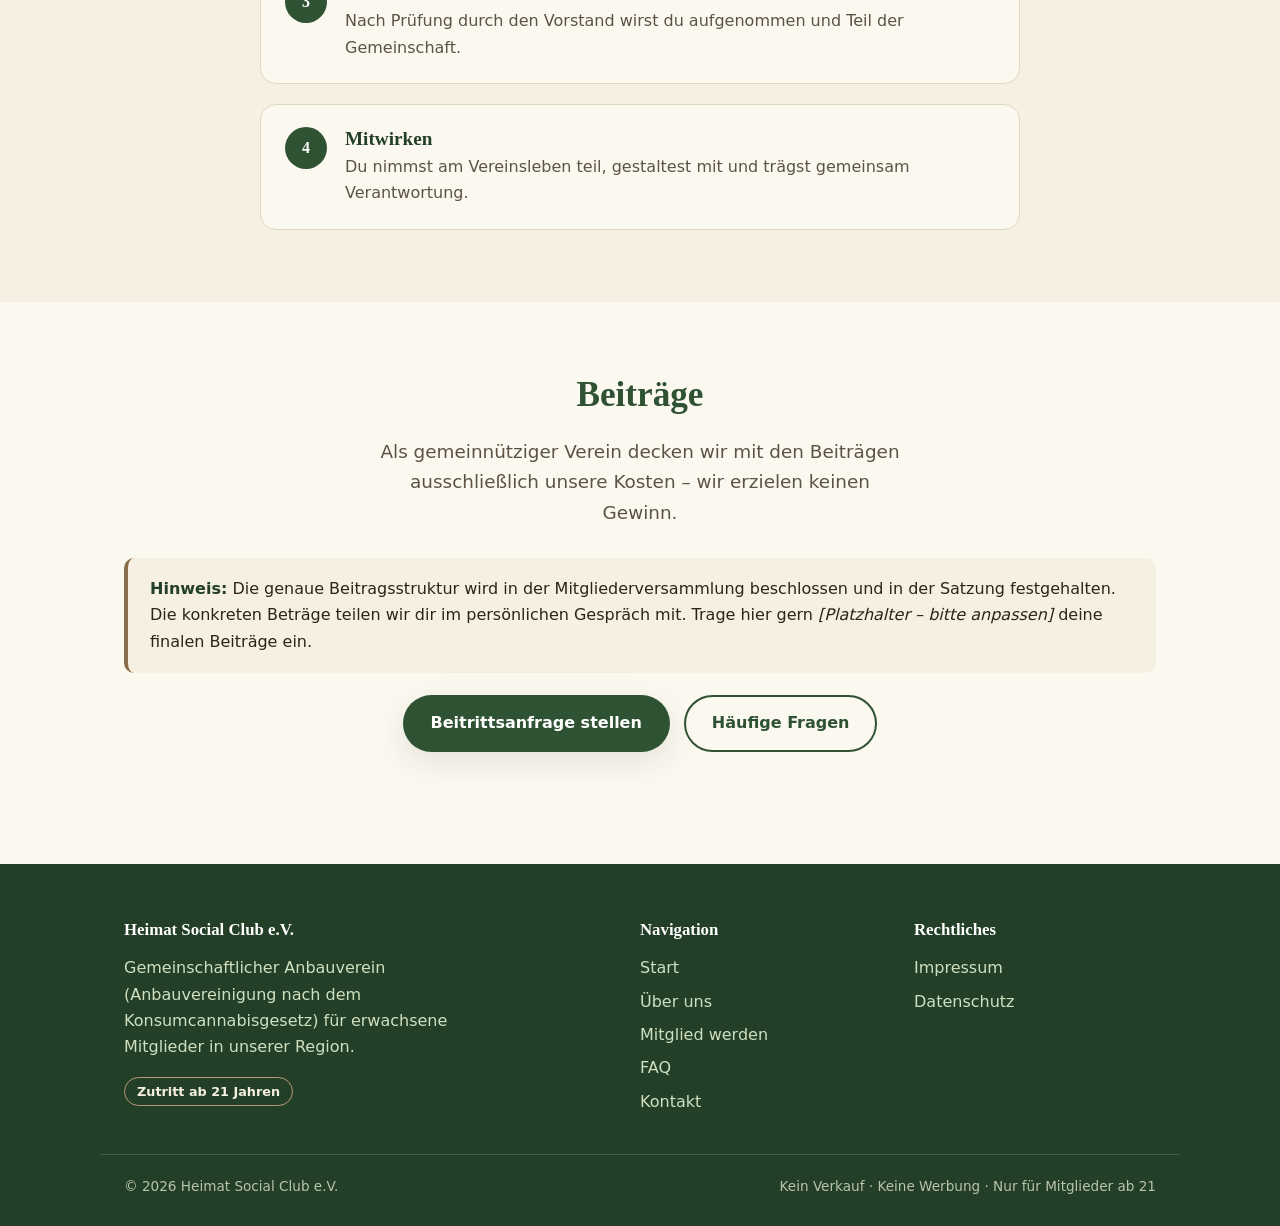
<file: mitglied-werden.html>
<!DOCTYPE html>
<html lang="de">
<head>
<meta charset="UTF-8">
<meta name="viewport" content="width=device-width, initial-scale=1.0">
<title>Mitglied werden – Heimat Social Club e.V.</title>
<meta name="description" content="So wirst du Mitglied im Heimat Social Club e.V. – Voraussetzungen, Ablauf und Beiträge des gemeinschaftlichen Anbauvereins.">
<link rel="icon" href="assets/favicon.svg" type="image/svg+xml">
<link rel="stylesheet" href="styles.css">
</head>
<body>
<header class="site-header">
  <nav class="nav">
    <a class="nav__logo" href="index.html"><img src="assets/logo.svg" alt="Heimat Social Club e.V."></a>
    <button class="nav__toggle" aria-label="Menü" onclick="document.getElementById('nav').classList.toggle('open')">☰</button>
    <ul class="nav__links" id="nav">
      <li><a href="index.html">Start</a></li>
      <li><a href="ueber-uns.html">Über uns</a></li>
      <li><a href="mitglied-werden.html" class="active">Mitglied werden</a></li>
      <li><a href="faq.html">FAQ</a></li>
      <li><a href="kontakt.html">Kontakt</a></li>
    </ul>
  </nav>
</header>

<main>
  <section class="hero" style="padding:64px 0 48px">
    <div class="wrap center">
      <span class="badge">Mitgliedschaft</span>
      <h1>Werde Teil der Gemeinschaft</h1>
      <p class="lead" style="margin:0 auto">Mitglied im Heimat Social Club e.V. kann jede volljährige Person mit Wohnsitz in Deutschland werden, die unsere Werte teilt.</p>
    </div>
  </section>

  <section class="section">
    <div class="wrap">
      <div class="center"><h2>Voraussetzungen</h2>
      <p class="lead" style="margin:0 auto 40px">Diese Punkte gibt das Gesetz vor – sie schützen den Verein und alle Mitglieder.</p></div>
      <div class="grid grid--2">
        <div class="card"><div class="card__icon">🔞</div><h3>Mindestalter 21 Jahre</h3><p>Die Mitgliedschaft steht ausschließlich Personen ab 21 Jahren offen. Das Alter wird beim Beitritt geprüft.</p></div>
        <div class="card"><div class="card__icon">🏠</div><h3>Wohnsitz in Deutschland</h3><p>Ein Wohnsitz oder gewöhnlicher Aufenthalt in Deutschland ist gesetzliche Voraussetzung.</p></div>
        <div class="card"><div class="card__icon">📝</div><h3>Nur eine Vereinigung</h3><p>Laut KCanG darf man gleichzeitig nur Mitglied in einer einzigen Anbauvereinigung sein.</p></div>
        <div class="card"><div class="card__icon">💚</div><h3>Gemeinsame Werte</h3><p>Bereitschaft zu einem verantwortungsvollen Umgang und aktivem Vereinsleben.</p></div>
      </div>
    </div>
  </section>

  <section class="section section--tint">
    <div class="wrap">
      <div class="center"><h2>So läuft der Beitritt ab</h2></div>
      <div class="steps">
        <div class="step"><div class="step__num"></div><div><h3>Anfrage senden</h3><p>Schreib uns über das Kontaktformular. Wir melden uns mit allen Infos und der Satzung zurück.</p></div></div>
        <div class="step"><div class="step__num"></div><div><h3>Kennenlernen &amp; Antrag</h3><p>In einem persönlichen Gespräch klären wir offene Fragen. Anschließend stellst du deinen Mitgliedsantrag und weist deine Volljährigkeit nach.</p></div></div>
        <div class="step"><div class="step__num"></div><div><h3>Aufnahme</h3><p>Nach Prüfung durch den Vorstand wirst du aufgenommen und Teil der Gemeinschaft.</p></div></div>
        <div class="step"><div class="step__num"></div><div><h3>Mitwirken</h3><p>Du nimmst am Vereinsleben teil, gestaltest mit und trägst gemeinsam Verantwortung.</p></div></div>
      </div>
    </div>
  </section>

  <section class="section">
    <div class="wrap">
      <div class="center"><h2>Beiträge</h2>
      <p class="lead" style="margin:0 auto 30px">Als gemeinnütziger Verein decken wir mit den Beiträgen ausschließlich unsere Kosten – wir erzielen keinen Gewinn.</p></div>
      <div class="notice">
        <strong>Hinweis:</strong> Die genaue Beitragsstruktur wird in der Mitgliederversammlung beschlossen und in der Satzung festgehalten. Die konkreten Beträge teilen wir dir im persönlichen Gespräch mit. Trage hier gern <em>[Platzhalter – bitte anpassen]</em> deine finalen Beiträge ein.
      </div>
      <div class="center btn-row" style="justify-content:center">
        <a class="btn btn--primary" href="kontakt.html">Beitrittsanfrage stellen</a>
        <a class="btn btn--ghost" href="faq.html">Häufige Fragen</a>
      </div>
    </div>
  </section>
</main>

<footer class="site-footer">
  <div class="wrap footer-grid">
    <div>
      <h4>Heimat Social Club e.V.</h4>
      <p style="color:#cfe0c0;max-width:34ch">Gemeinschaftlicher Anbauverein (Anbauvereinigung nach dem Konsumcannabisgesetz) für erwachsene Mitglieder in unserer Region.</p>
      <span class="age-pill">Zutritt ab 21 Jahren</span>
    </div>
    <div><h4>Navigation</h4><ul>
      <li><a href="index.html">Start</a></li>
      <li><a href="ueber-uns.html">Über uns</a></li>
      <li><a href="mitglied-werden.html">Mitglied werden</a></li>
      <li><a href="faq.html">FAQ</a></li>
      <li><a href="kontakt.html">Kontakt</a></li>
    </ul></div>
    <div><h4>Rechtliches</h4><ul>
      <li><a href="impressum.html">Impressum</a></li>
      <li><a href="datenschutz.html">Datenschutz</a></li>
    </ul></div>
  </div>
  <div class="wrap footer-bottom">
    <span>© 2026 Heimat Social Club e.V.</span>
    <span>Kein Verkauf · Keine Werbung · Nur für Mitglieder ab 21</span>
  </div>
</footer>
</body>
</html>
</file>
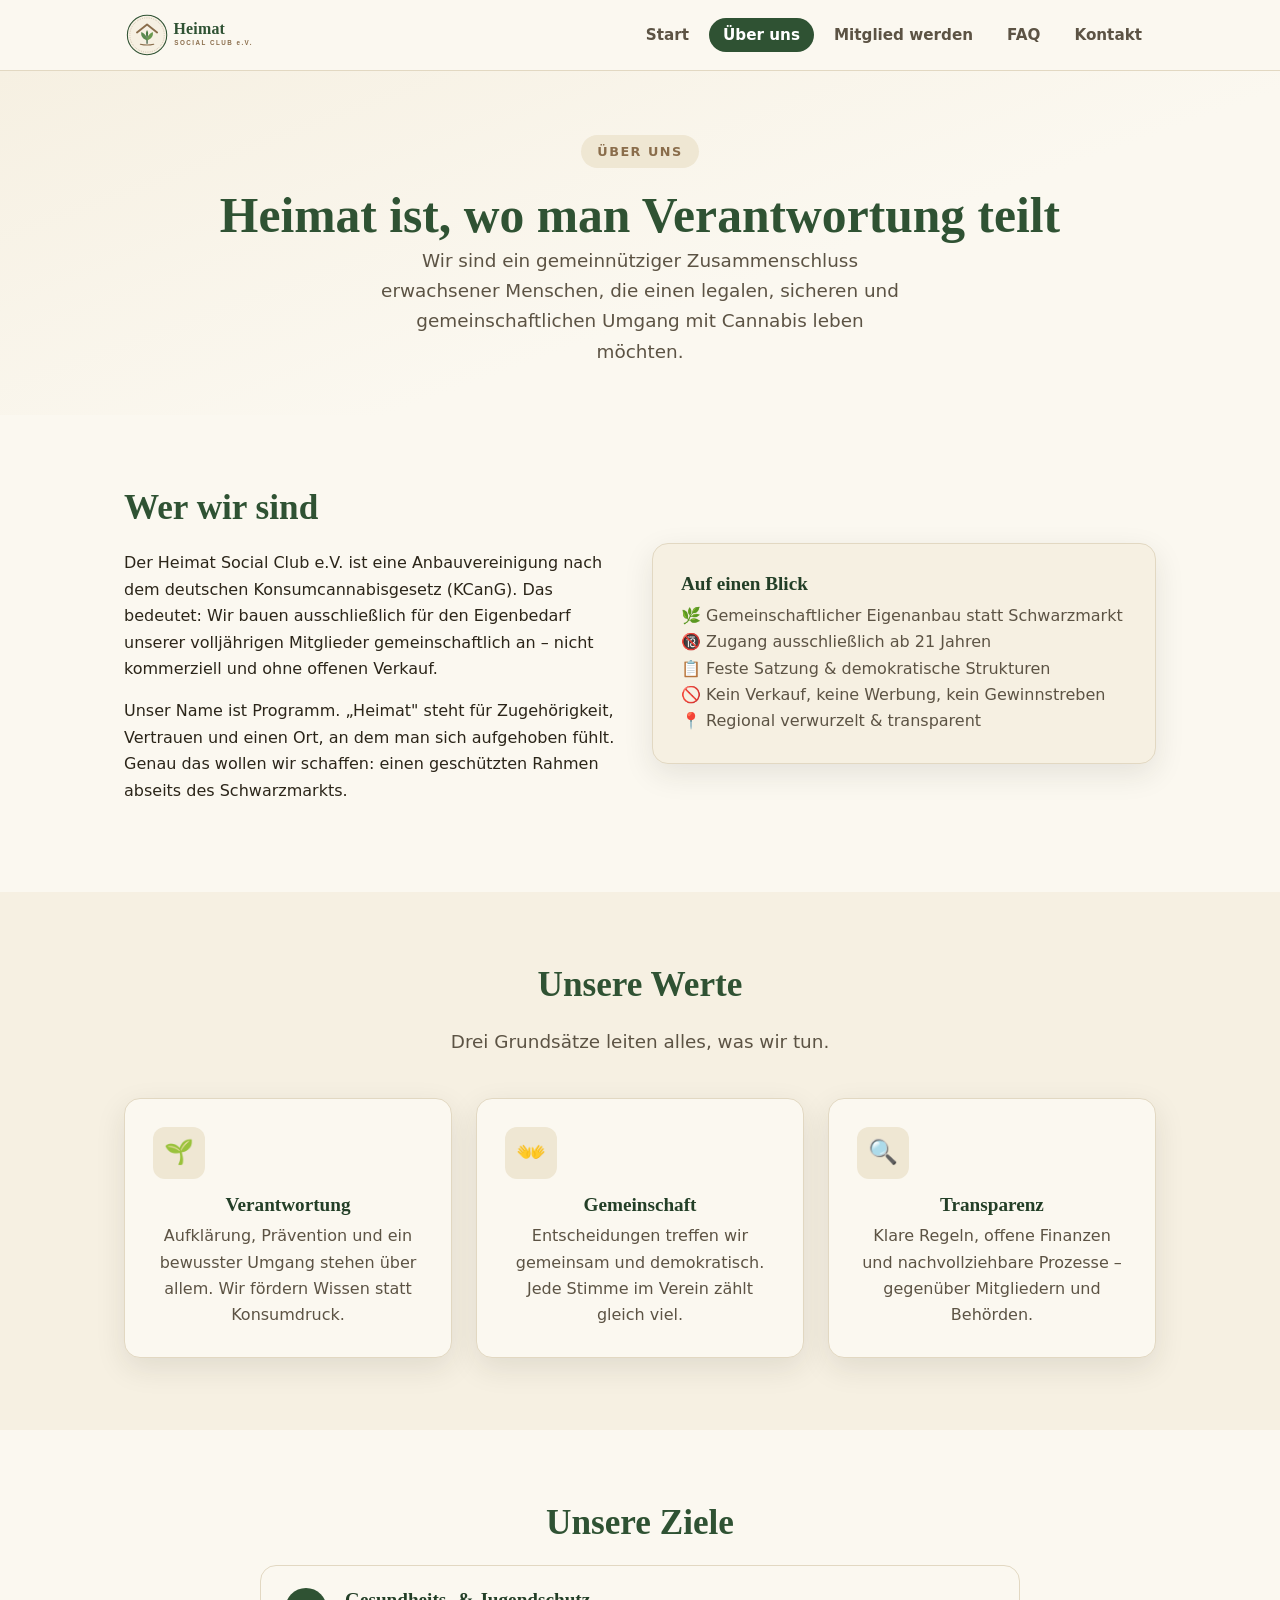
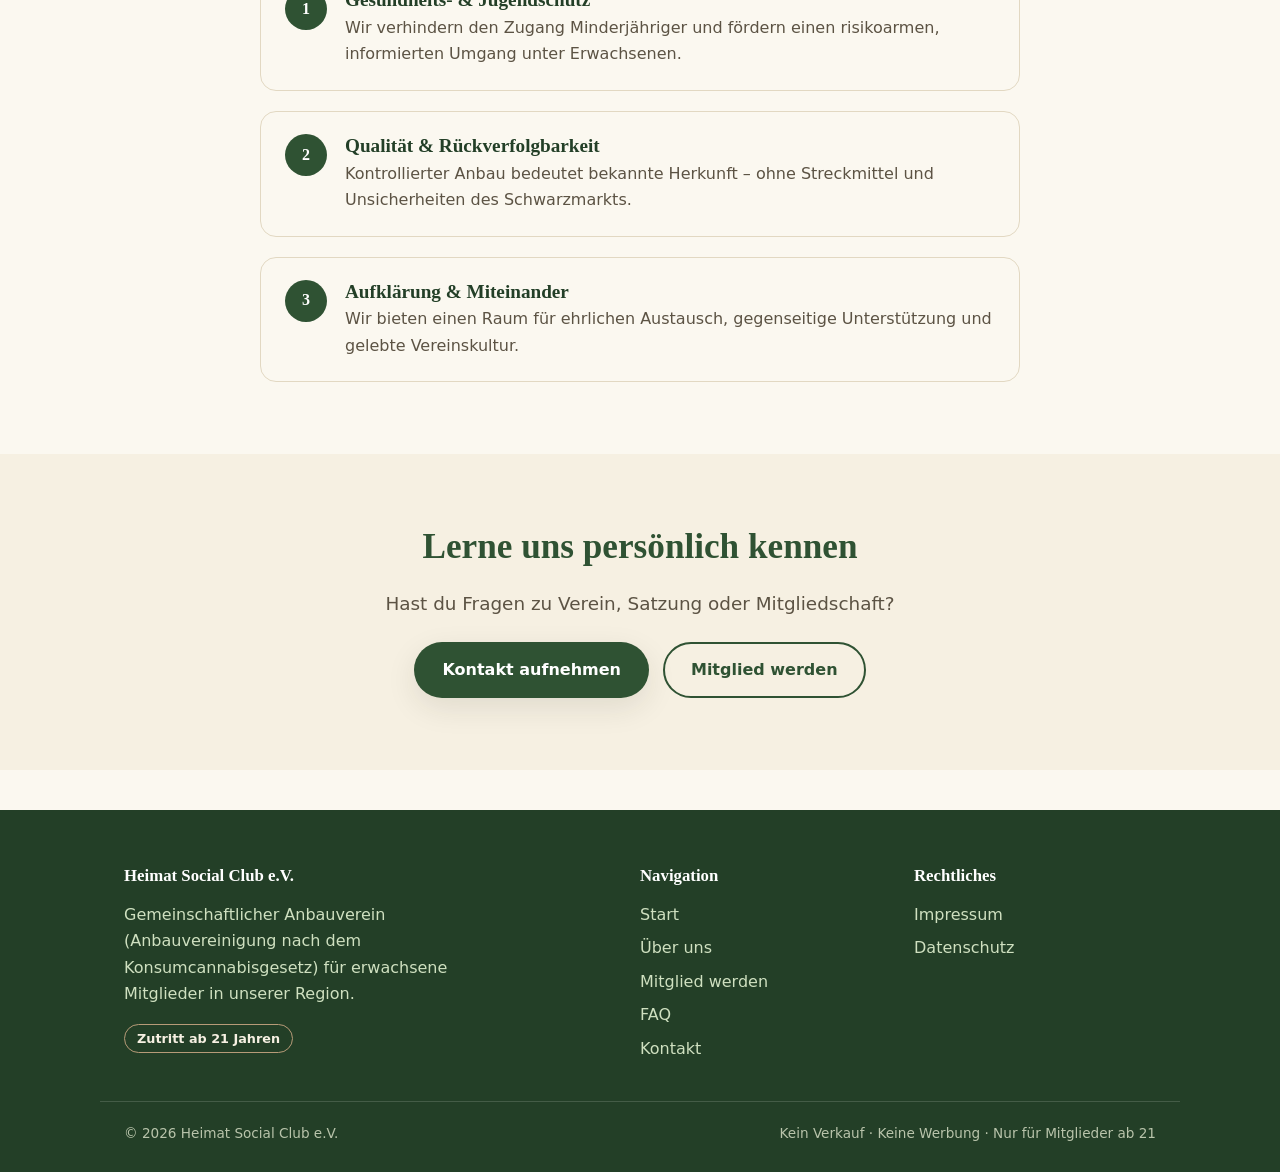
<file: ueber-uns.html>
<!DOCTYPE html>
<html lang="de">
<head>
<meta charset="UTF-8">
<meta name="viewport" content="width=device-width, initial-scale=1.0">
<title>Über uns – Heimat Social Club e.V.</title>
<meta name="description" content="Wer wir sind: Werte, Ziele und Arbeitsweise des Heimat Social Club e.V. – einem gemeinschaftlichen Anbauverein für erwachsene Mitglieder.">
<link rel="icon" href="assets/favicon.svg" type="image/svg+xml">
<link rel="stylesheet" href="styles.css">
</head>
<body>
<header class="site-header">
  <nav class="nav">
    <a class="nav__logo" href="index.html"><img src="assets/logo.svg" alt="Heimat Social Club e.V."></a>
    <button class="nav__toggle" aria-label="Menü" onclick="document.getElementById('nav').classList.toggle('open')">☰</button>
    <ul class="nav__links" id="nav">
      <li><a href="index.html">Start</a></li>
      <li><a href="ueber-uns.html" class="active">Über uns</a></li>
      <li><a href="mitglied-werden.html">Mitglied werden</a></li>
      <li><a href="faq.html">FAQ</a></li>
      <li><a href="kontakt.html">Kontakt</a></li>
    </ul>
  </nav>
</header>

<main>
  <section class="hero" style="padding:64px 0 48px">
    <div class="wrap center">
      <span class="badge">Über uns</span>
      <h1>Heimat ist, wo man Verantwortung teilt</h1>
      <p class="lead" style="margin:0 auto">Wir sind ein gemeinnütziger Zusammenschluss erwachsener Menschen, die einen legalen, sicheren und gemeinschaftlichen Umgang mit Cannabis leben möchten.</p>
    </div>
  </section>

  <section class="section">
    <div class="wrap grid grid--2" style="align-items:center">
      <div>
        <h2>Wer wir sind</h2>
        <p>Der Heimat Social Club e.V. ist eine Anbauvereinigung nach dem deutschen Konsumcannabisgesetz (KCanG). Das bedeutet: Wir bauen ausschließlich für den Eigenbedarf unserer volljährigen Mitglieder gemeinschaftlich an – nicht kommerziell und ohne offenen Verkauf.</p>
        <p>Unser Name ist Programm. „Heimat" steht für Zugehörigkeit, Vertrauen und einen Ort, an dem man sich aufgehoben fühlt. Genau das wollen wir schaffen: einen geschützten Rahmen abseits des Schwarzmarkts.</p>
      </div>
      <div class="card card--tint">
        <h3>Auf einen Blick</h3>
        <p>🌿 Gemeinschaftlicher Eigenanbau statt Schwarzmarkt<br>
        🔞 Zugang ausschließlich ab 21 Jahren<br>
        📋 Feste Satzung &amp; demokratische Strukturen<br>
        🚫 Kein Verkauf, keine Werbung, kein Gewinnstreben<br>
        📍 Regional verwurzelt &amp; transparent</p>
      </div>
    </div>
  </section>

  <section class="section section--tint">
    <div class="wrap center">
      <h2>Unsere Werte</h2>
      <p class="lead" style="margin:0 auto 40px">Drei Grundsätze leiten alles, was wir tun.</p>
      <div class="grid grid--3">
        <div class="card"><div class="card__icon">🌱</div><h3>Verantwortung</h3><p>Aufklärung, Prävention und ein bewusster Umgang stehen über allem. Wir fördern Wissen statt Konsumdruck.</p></div>
        <div class="card"><div class="card__icon">👐</div><h3>Gemeinschaft</h3><p>Entscheidungen treffen wir gemeinsam und demokratisch. Jede Stimme im Verein zählt gleich viel.</p></div>
        <div class="card"><div class="card__icon">🔍</div><h3>Transparenz</h3><p>Klare Regeln, offene Finanzen und nachvollziehbare Prozesse – gegenüber Mitgliedern und Behörden.</p></div>
      </div>
    </div>
  </section>

  <section class="section">
    <div class="wrap">
      <div class="center"><h2>Unsere Ziele</h2></div>
      <div class="steps">
        <div class="step"><div class="step__num"></div><div><h3>Gesundheits- &amp; Jugendschutz</h3><p>Wir verhindern den Zugang Minderjähriger und fördern einen risikoarmen, informierten Umgang unter Erwachsenen.</p></div></div>
        <div class="step"><div class="step__num"></div><div><h3>Qualität &amp; Rückverfolgbarkeit</h3><p>Kontrollierter Anbau bedeutet bekannte Herkunft – ohne Streckmittel und Unsicherheiten des Schwarzmarkts.</p></div></div>
        <div class="step"><div class="step__num"></div><div><h3>Aufklärung &amp; Miteinander</h3><p>Wir bieten einen Raum für ehrlichen Austausch, gegenseitige Unterstützung und gelebte Vereinskultur.</p></div></div>
      </div>
    </div>
  </section>

  <section class="section section--tint">
    <div class="wrap center">
      <h2>Lerne uns persönlich kennen</h2>
      <p class="lead" style="margin:0 auto 8px">Hast du Fragen zu Verein, Satzung oder Mitgliedschaft?</p>
      <div class="btn-row" style="justify-content:center">
        <a class="btn btn--primary" href="kontakt.html">Kontakt aufnehmen</a>
        <a class="btn btn--ghost" href="mitglied-werden.html">Mitglied werden</a>
      </div>
    </div>
  </section>
</main>

<footer class="site-footer">
  <div class="wrap footer-grid">
    <div>
      <h4>Heimat Social Club e.V.</h4>
      <p style="color:#cfe0c0;max-width:34ch">Gemeinschaftlicher Anbauverein (Anbauvereinigung nach dem Konsumcannabisgesetz) für erwachsene Mitglieder in unserer Region.</p>
      <span class="age-pill">Zutritt ab 21 Jahren</span>
    </div>
    <div><h4>Navigation</h4><ul>
      <li><a href="index.html">Start</a></li>
      <li><a href="ueber-uns.html">Über uns</a></li>
      <li><a href="mitglied-werden.html">Mitglied werden</a></li>
      <li><a href="faq.html">FAQ</a></li>
      <li><a href="kontakt.html">Kontakt</a></li>
    </ul></div>
    <div><h4>Rechtliches</h4><ul>
      <li><a href="impressum.html">Impressum</a></li>
      <li><a href="datenschutz.html">Datenschutz</a></li>
    </ul></div>
  </div>
  <div class="wrap footer-bottom">
    <span>© 2026 Heimat Social Club e.V.</span>
    <span>Kein Verkauf · Keine Werbung · Nur für Mitglieder ab 21</span>
  </div>
</footer>
</body>
</html>
</file>
<file: styles.css>
/* Heimat Social Club e.V. – Design-System (warm & natürlich) */
:root{
  --forest:#2f5233;
  --forest-deep:#233f27;
  --leaf:#6a994e;
  --leaf-soft:#88b06a;
  --wood:#8a6d4b;
  --wood-soft:#b79b78;
  --cream:#f6f0e2;
  --cream-deep:#efe7d3;
  --paper:#fbf8f0;
  --ink:#2b2519;
  --ink-soft:#5c5344;
  --line:#e2d8c2;
  --shadow:0 10px 30px rgba(43,37,25,.10);
  --radius:16px;
  --wrap:1080px;
}

*{box-sizing:border-box;margin:0;padding:0}
html{scroll-behavior:smooth}
body{
  font-family:'Trebuchet MS','Segoe UI',system-ui,-apple-system,sans-serif;
  color:var(--ink);
  background:var(--paper);
  line-height:1.65;
  -webkit-font-smoothing:antialiased;
}
h1,h2,h3{font-family:Georgia,'Times New Roman',serif;color:var(--forest);line-height:1.2;font-weight:700}
h1{font-size:clamp(2rem,5vw,3.1rem)}
h2{font-size:clamp(1.5rem,3.5vw,2.2rem);margin-bottom:.6em}
h3{font-size:1.2rem;color:var(--forest-deep)}
p{margin-bottom:1rem}
a{color:var(--forest);text-decoration:none}
a:hover{text-decoration:underline}
img,svg{max-width:100%;height:auto}
.wrap{max-width:var(--wrap);margin:0 auto;padding:0 24px}
.section{padding:72px 0}
.section--tint{background:var(--cream)}
.center{text-align:center}
.lead{font-size:1.15rem;color:var(--ink-soft);max-width:46ch}
.center .lead{margin-left:auto;margin-right:auto}

/* Header / Nav */
.site-header{position:sticky;top:0;z-index:50;background:rgba(251,248,240,.92);backdrop-filter:blur(8px);border-bottom:1px solid var(--line)}
.nav{display:flex;align-items:center;justify-content:space-between;gap:16px;padding:12px 24px;max-width:var(--wrap);margin:0 auto}
.nav__logo{display:flex;align-items:center}
.nav__logo img{height:46px}
.nav__links{display:flex;gap:6px;align-items:center;list-style:none;flex-wrap:wrap}
.nav__links a{padding:8px 14px;border-radius:999px;font-weight:600;color:var(--ink-soft);font-size:.95rem}
.nav__links a:hover{background:var(--cream-deep);text-decoration:none;color:var(--forest)}
.nav__links a.active{background:var(--forest);color:#fff}
.nav__toggle{display:none;background:none;border:1px solid var(--line);border-radius:10px;padding:8px 12px;font-size:1.2rem;cursor:pointer;color:var(--forest)}

/* Buttons */
.btn{display:inline-block;padding:13px 26px;border-radius:999px;font-weight:700;cursor:pointer;border:2px solid transparent;transition:transform .08s ease,box-shadow .2s ease}
.btn:hover{text-decoration:none;transform:translateY(-2px)}
.btn--primary{background:var(--forest);color:#fff;box-shadow:var(--shadow)}
.btn--primary:hover{background:var(--forest-deep)}
.btn--ghost{background:transparent;color:var(--forest);border-color:var(--forest)}
.btn--ghost:hover{background:var(--cream)}
.btn-row{display:flex;gap:14px;flex-wrap:wrap;margin-top:22px}
.center .btn-row{justify-content:center}

/* Hero */
.hero{background:linear-gradient(160deg,var(--cream) 0%,var(--paper) 60%);padding:84px 0 72px;position:relative;overflow:hidden}
.hero__mark{display:block;width:120px;margin:0 auto 22px}
.hero .badge{display:inline-block;background:var(--cream-deep);color:var(--wood);font-weight:700;font-size:.8rem;letter-spacing:1.5px;text-transform:uppercase;padding:6px 16px;border-radius:999px;margin-bottom:18px}

/* Cards */
.grid{display:grid;gap:24px}
.grid--3{grid-template-columns:repeat(3,1fr)}
.grid--2{grid-template-columns:repeat(2,1fr)}
.card{background:var(--paper);border:1px solid var(--line);border-radius:var(--radius);padding:28px;box-shadow:var(--shadow)}
.card--tint{background:var(--cream)}
.card__icon{width:52px;height:52px;border-radius:12px;background:var(--cream-deep);display:flex;align-items:center;justify-content:center;font-size:1.5rem;margin-bottom:14px}
.card h3{margin-bottom:.4em}
.card p{color:var(--ink-soft);margin-bottom:0}

/* Steps */
.steps{counter-reset:step;display:grid;gap:20px;max-width:760px;margin:0 auto}
.step{display:flex;gap:18px;align-items:flex-start;background:var(--paper);border:1px solid var(--line);border-radius:var(--radius);padding:22px 24px}
.step__num{counter-increment:step;flex:0 0 auto;width:42px;height:42px;border-radius:50%;background:var(--forest);color:#fff;display:flex;align-items:center;justify-content:center;font-weight:700;font-family:Georgia,serif}
.step__num::before{content:counter(step)}
.step h3{margin-bottom:.2em}
.step p{margin-bottom:0;color:var(--ink-soft)}

/* FAQ */
.faq details{background:var(--paper);border:1px solid var(--line);border-radius:12px;padding:4px 20px;margin-bottom:12px}
.faq summary{cursor:pointer;font-weight:700;color:var(--forest);padding:16px 0;list-style:none;display:flex;justify-content:space-between;align-items:center;gap:12px}
.faq summary::-webkit-details-marker{display:none}
.faq summary::after{content:"+";font-size:1.4rem;color:var(--wood);transition:transform .2s}
.faq details[open] summary::after{content:"–"}
.faq details p{color:var(--ink-soft);padding-bottom:16px;margin:0}

/* Forms */
.form{max-width:600px;margin:0 auto;background:var(--paper);border:1px solid var(--line);border-radius:var(--radius);padding:32px;box-shadow:var(--shadow)}
.field{margin-bottom:18px}
.field label{display:block;font-weight:600;margin-bottom:6px;color:var(--forest-deep)}
.field input,.field textarea,.field select{width:100%;padding:12px 14px;border:1px solid var(--line);border-radius:10px;font:inherit;background:var(--paper);color:var(--ink)}
.field input:focus,.field textarea:focus,.field select:focus{outline:2px solid var(--leaf);border-color:var(--leaf)}
.field--check{display:flex;gap:10px;align-items:flex-start}
.field--check input{width:auto;margin-top:5px}
.hint{font-size:.85rem;color:var(--ink-soft)}

/* Info box */
.notice{background:var(--cream);border-left:4px solid var(--wood);border-radius:10px;padding:18px 22px;margin:22px 0}
.notice strong{color:var(--forest-deep)}

/* Footer */
.site-footer{background:var(--forest-deep);color:#e8e2d3;padding:52px 0 28px;margin-top:40px}
.site-footer h4{color:#fff;font-family:Georgia,serif;margin-bottom:12px;font-size:1.05rem}
.footer-grid{display:grid;grid-template-columns:2fr 1fr 1fr;gap:32px}
.site-footer a{color:#cfe0c0}
.site-footer a:hover{color:#fff}
.site-footer ul{list-style:none}
.site-footer li{margin-bottom:7px}
.footer-bottom{border-top:1px solid rgba(255,255,255,.15);margin-top:32px;padding-top:20px;font-size:.85rem;color:#b9c4ab;display:flex;justify-content:space-between;flex-wrap:wrap;gap:10px}
.age-pill{display:inline-block;border:1px solid var(--wood-soft);color:var(--cream);border-radius:999px;padding:3px 12px;font-size:.8rem;font-weight:700}

@media (max-width:860px){
  .footer-grid{grid-template-columns:1fr 1fr}
  .grid--3{grid-template-columns:1fr}
  .grid--2{grid-template-columns:1fr}
}
@media (max-width:680px){
  .nav__toggle{display:block}
  .nav__links{display:none;width:100%;flex-direction:column;align-items:stretch}
  .nav__links.open{display:flex}
  .nav__links a{padding:12px 14px}
  .footer-grid{grid-template-columns:1fr}
  .section{padding:52px 0}
}
</file>
